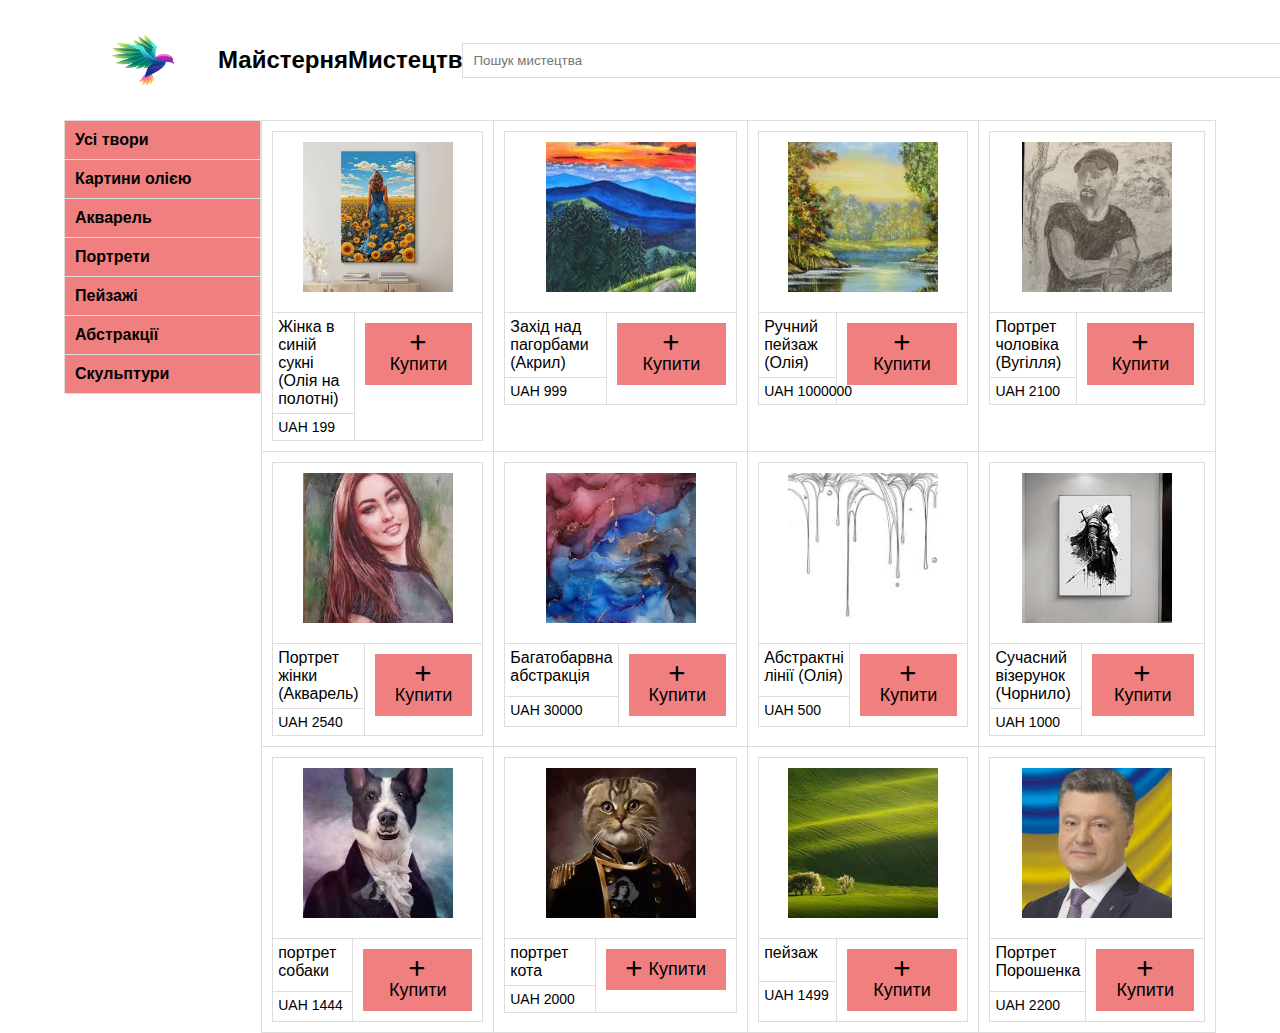
<file: lab1/model2/index.html>
<!DOCTYPE html>
<html lang="uk">
  <head>
    <meta charset="UTF-8" />
    <meta name="viewport" content="width=device-width, initial-scale=1.0" />
    <title>ГалереяМистецтв</title>
    <link rel="stylesheet" href="./index.css" />
    <link rel="stylesheet" href="https://cdnjs.cloudflare.com/ajax/libs/font-awesome/6.0.0-beta3/css/all.min.css"/>
  </head>
  <body class="container">
    <header>
      <div class="logo-container">
        <img id="logo" src="../assets/logo.png" alt="logo">
        <h1>МайстерняМистецтв</h1>
      </div>
      <div class="search">
        <input type="text" placeholder="Пошук мистецтва" />
        <i class="fa fa-search search-icon"></i>
      </div>
      <button class="cart-btn">
        <i class="fa-solid fa-cart-arrow-down"></i>
      </button>
    </header>

    <div class="layout">
      <aside>
        <nav>
          <table class="navigation-table">
            <tr>
              <td><a href="#">Усі твори</a></td>
            </tr>
            <tr>
              <td><a href="#">Картини олією</a></td>
            </tr>
            <tr>
              <td><a href="#">Акварель</a></td>
            </tr>
            <tr>
              <td><a href="#">Портрети</a></td>
            </tr>
            <tr>
              <td><a href="#">Пейзажі</a></td>
            </tr>
            <tr>
              <td><a href="#">Абстракції</a></td>
            </tr>
            <tr>
              <td><a href="#">Скульптури</a></td>
            </tr>
          </table>
        </nav>
      </aside>

      <section class="wrap">
        <table>
          <tr>
            <td>
              <table class="product-card">
                <tr>
                  <td colspan="2" style="text-align: center;">
                    <img src="./assets/1.jpg" alt="Зображення предмета" />
                  </td>
                </tr>
                <tr>
                  <td class="item-info">Жінка в синій сукні (Олія на полотні)</td>
                  <td colspan="2" rowspan="2" class="buy-btn">
                    <button><i class="fa-solid fa-plus"></i> Купити</button>
                  </td>
                </tr>
                <tr>
                  <td colspan="3" class="item-price">UAH 199</td>
                </tr>
              </table>
            </td>
            <td>
              <table class="product-card">
                <tr>
                  <td colspan="2" style="text-align: center;">
                    <img src="./assets/2.jpg" alt="Зображення предмета" />
                  </td>
                </tr>
                <tr>
                  <td class="item-info">Захід над пагорбами (Акрил)</td>
                  <td colspan="2" rowspan="2" class="buy-btn">
                    <button><i class="fa-solid fa-plus"></i> Купити</button>
                  </td>
                </tr>
                <tr>
                  <td colspan="3" class="item-price">UAH 999</td>
                </tr>
              </table>
            </td>
            <td>
              <table class="product-card">
                <tr>
                  <td colspan="2" style="text-align: center;">
                    <img src="./assets/3.jpg" alt="Зображення предмета" />
                  </td>
                </tr>
                <tr>
                  <td class="item-info">Ручний пейзаж (Олія)</td>
                  <td colspan="2" rowspan="2" class="buy-btn">
                    <button><i class="fa-solid fa-plus"></i> Купити</button>
                  </td>
                </tr>
                <tr>
                  <td colspan="3" class="item-price">UAH 1000000</td>
                </tr>
              </table>
            </td>
            <td>
              <table class="product-card">
                <tr>
                  <td colspan="2" style="text-align: center;">
                    <img src="./assets/4.jpg" alt="Зображення предмета" />
                  </td>
                </tr>
                <tr>
                  <td class="item-info">Портрет чоловіка (Вугілля)</td>
                  <td colspan="2" rowspan="2" class="buy-btn">
                    <button><i class="fa-solid fa-plus"></i> Купити</button>
                  </td>
                </tr>
                <tr>
                  <td colspan="3" class="item-price">UAH 2100</td>
                </tr>
              </table>
            </td>
          </tr>
          <tr>
            <td>
              <table class="product-card">
                <tr>
                  <td colspan="2" style="text-align: center;">
                    <img src="./assets/5.jpg" alt="Зображення предмета" />
                  </td>
                </tr>
                <tr>
                  <td class="item-info">Портрет жінки (Акварель)</td>
                  <td rowspan="2" class="buy-btn">
                    <button><i class="fa-solid fa-plus"></i> Купити</button>
                  </td>
                </tr>
                <tr>
                  <td class="item-price">UAH 2540</td>
                </tr>
              </table>
            </td>
            <td>
              <table class="product-card">
                <tr>
                  <td colspan="2" style="text-align: center;">
                    <img src="./assets/6.jpg" alt="Зображення предмета" />
                  </td>
                </tr>
                <tr>
                  <td class="item-info">Багатобарвна абстракція</td>
                  <td colspan="2" rowspan="2" class="buy-btn">
                    <button><i class="fa-solid fa-plus"></i> Купити</button>
                  </td>
                </tr>
                <tr>
                  <td colspan="3" class="item-price">UAH 30000</td>
                </tr>
              </table>
            </td>
            <td>
              <table class="product-card">
                <tr>
                  <td colspan="2" style="text-align: center;">
                    <img src="./assets/7.jpg" alt="Зображення предмета" />
                  </td>
                </tr>
                <tr>
                  <td class="item-info">Абстрактні лінії (Олія)</td>
                  <td colspan="2" rowspan="2" class="buy-btn">
                    <button><i class="fa-solid fa-plus"></i> Купити</button>
                  </td>
                </tr>
                <tr>
                  <td colspan="3" class="item-price">UAH 500</td>
                </tr>
              </table>
            </td>
            <td>
              <table class="product-card">
                <tr>
                  <td colspan="2" style="text-align: center;">
                    <img src="./assets/8.jpg" alt="Зображення предмета" />
                  </td>
                </tr>
                <tr>
                  <td class="item-info">Сучасний візерунок (Чорнило)</td>
                  <td colspan="2" rowspan="2" class="buy-btn">
                    <button><i class="fa-solid fa-plus"></i> Купити</button>
                  </td>
                </tr>
                <tr>
                  <td colspan="3" class="item-price">UAH 1000</td>
                </tr>
              </table>
            </td>
          </tr>
          <tr>
            <td>
              <table class="product-card">
                <tr>
                  <td colspan="2" style="text-align: center;">
                    <img src="./assets/9.jpg" alt="Зображення предмета" />
                  </td>
                </tr>
                <tr>
                  <td class="item-info">портрет собаки</td>
                  <td colspan="2" rowspan="2" class="buy-btn">
                    <button><i class="fa-solid fa-plus"></i> Купити</button>
                  </td>
                </tr>
                <tr>
                  <td colspan="3" class="item-price">UAH 1444</td>
                </tr>
              </table>
            </td>
            <td>
              <table class="product-card">
                <tr>
                  <td colspan="2" style="text-align: center;">
                    <img src="./assets/10.jpg" alt="Зображення предмета" />
                  </td>
                </tr>
                <tr>
                  <td class="item-info">портрет кота</td>
                  <td colspan="2" rowspan="2" class="buy-btn">
                    <button><i class="fa-solid fa-plus"></i> Купити</button>
                  </td>
                </tr>
                <tr>
                  <td colspan="3" class="item-price">UAH 2000 </td>
                </tr>
              </table>
            </td>
            <td>
              <table class="product-card">
                <tr>
                  <td colspan="2" style="text-align: center;">
                    <img src="./assets/11.jpg" alt="Зображення предмета" />
                  </td>
                </tr>
                <tr>
                  <td class="item-info">пейзаж</td>
                  <td colspan="2" rowspan="2" class="buy-btn">
                    <button><i class="fa-solid fa-plus"></i> Купити</button>
                  </td>
                </tr>
                <tr>
                  <td colspan="3" class="item-price">UAH 1499</td>
                </tr>
              </table>
            </td>
            <td>
              <table class="product-card">
                <tr>
                  <td colspan="2" style="text-align: center;">
                    <img src="./assets/12.jpg" alt="Зображення предмета" />
                  </td>
                </tr>
                <tr>
                  <td class="item-info">Портрет Порошенка</td>
                  <td colspan="2" rowspan="2" class="buy-btn">
                    <button><i class="fa-solid fa-plus"></i> Купити</button>
                  </td>
                </tr>
                <tr>
                  <td colspan="3" class="item-price">UAH 2200</td>
                </tr>
              </table>
            </td>
          </tr>
        </table>
      </section>
    </div>
  </body>
</html>
</file>
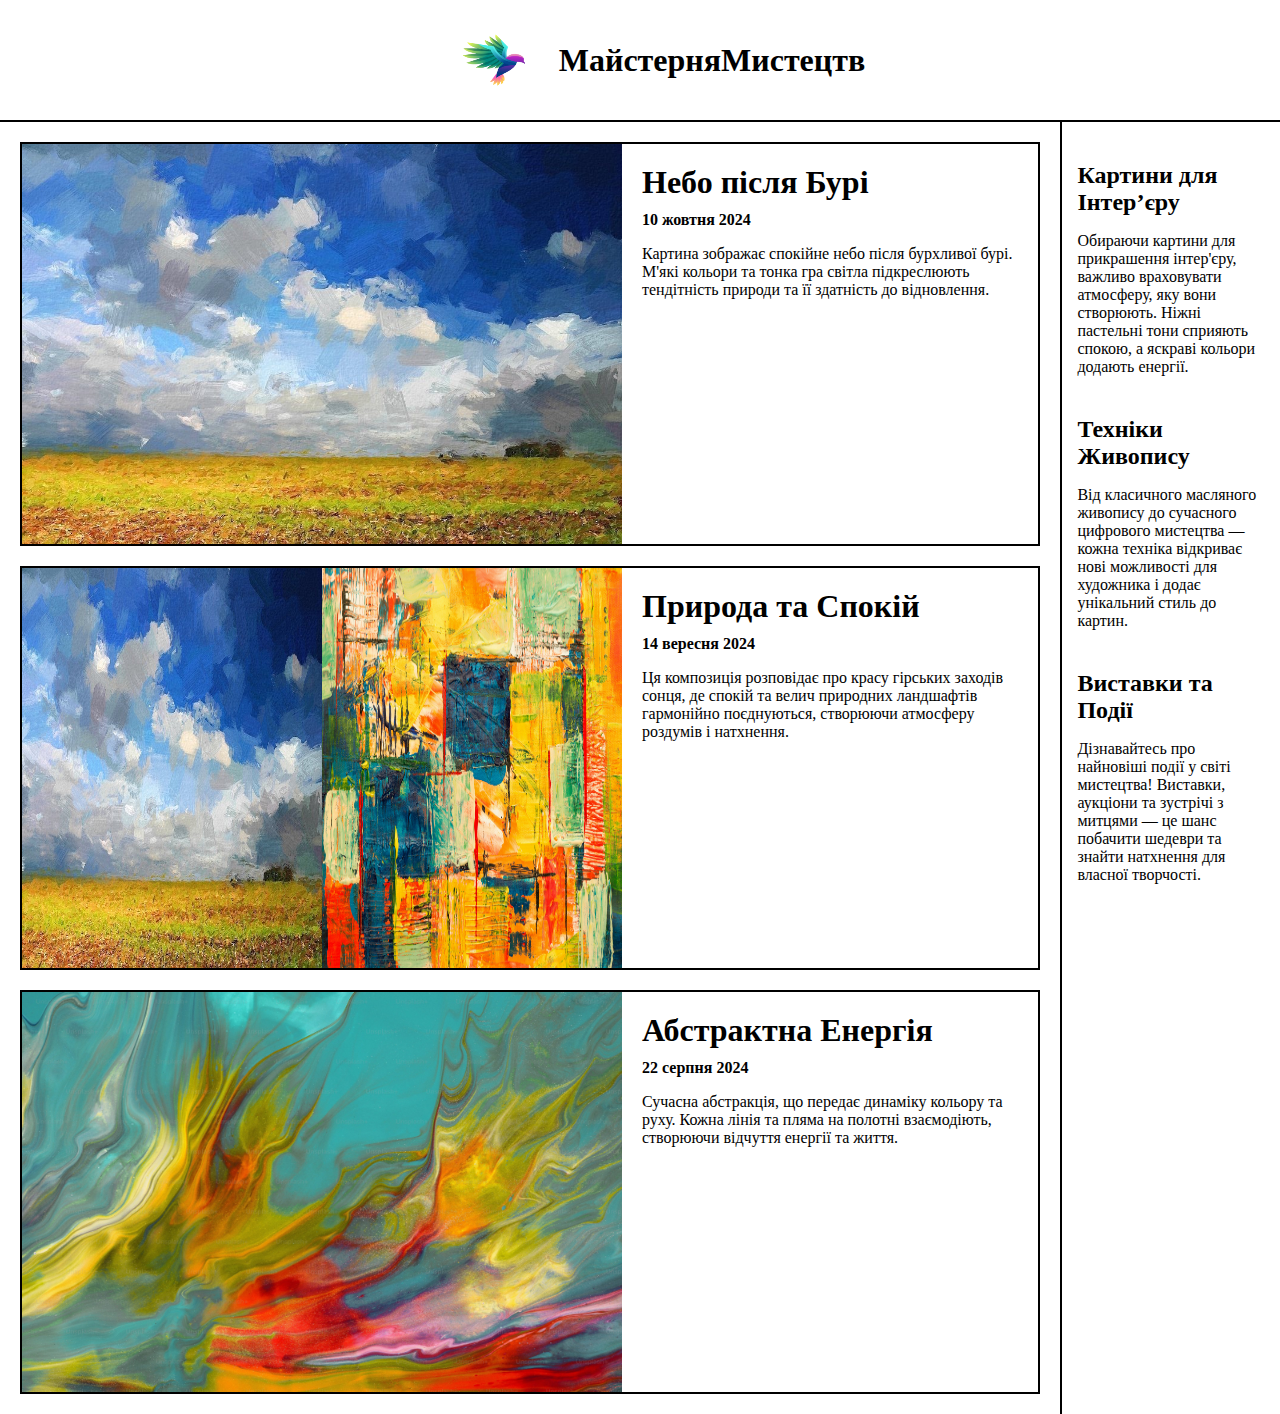
<file: lab1/model4/index.html>
<!DOCTYPE html>
<html lang="en">
<head>
    <meta charset="UTF-8">
    <meta name="viewport" content="width=device-width, initial-scale=1.0">
    <link rel="stylesheet" href="./index.css" />
    <title>Art Gallery</title>
</head>
<body>
    <header>
        <img src="../assets/logo.png" alt="logo">
        <h1>МайстерняМистецтв</h1>
    </header>
    <div class="content">
        <div class="block-container">
            <!-- Block 1 -->
            <div class="block">
                <img src="../assets/cloud_after.jpg" alt="painting of a cloudy sky">
                <div>
                    <h1>Небо після Бурі</h1>
                    <h4>10 жовтня 2024</h4>
                    <p>Картина зображає спокійне небо після бурхливої бурі. М'які кольори та тонка гра світла підкреслюють тендітність природи та її здатність до відновлення.</p>
                </div>
            </div>
            <!-- Block 2 -->
            <div class="block">
                <img src="../assets/cloud_after.jpg" alt="painting of a cloudy sky">
                <img src="../assets/pexels-steve-1269968.jpg" alt="sunset over mountains">
                <div>
                    <h1>Природа та Спокій</h1>
                    <h4>14 вересня 2024</h4>
                    <p>Ця композиція розповідає про красу гірських заходів сонця, де спокій та велич природних ландшафтів гармонійно поєднуються, створюючи атмосферу роздумів і натхнення.</p>
                </div>
            </div>
            <!-- Block 3 -->
            <div class="block">
                <img src="../assets/art2.jpg" alt="abstract painting with vibrant colors">
                <div>
                    <h1>Абстрактна Енергія</h1>
                    <h4>22 серпня 2024</h4>
                    <p>Сучасна абстракція, що передає динаміку кольору та руху. Кожна лінія та пляма на полотні взаємодіють, створюючи відчуття енергії та життя.</p>
                </div>
            </div>
        </div>
        <!-- Sidebar Content -->
        <aside>
            <div class="aside-block">
                <h2>Картини для Інтер’єру</h2>
                <p>Обираючи картини для прикрашення інтер'єру, важливо враховувати атмосферу, яку вони створюють. Ніжні пастельні тони сприяють спокою, а яскраві кольори додають енергії.</p>
            </div>
            <div class="aside-block">
                <h2>Техніки Живопису</h2>
                <p>Від класичного масляного живопису до сучасного цифрового мистецтва — кожна техніка відкриває нові можливості для художника і додає унікальний стиль до картин.</p>
            </div>
            <div class="aside-block">
                <h2>Виставки та Події</h2>
                <p>Дізнавайтесь про найновіші події у світі мистецтва! Виставки, аукціони та зустрічі з митцями — це шанс побачити шедеври та знайти натхнення для власної творчості.</p>
            </div>
        </aside>
    </div>
    <!-- Script for adjusting image sizes based on number of images in block -->
    <script>
        document.addEventListener("DOMContentLoaded", function () {
            if (window.innerWidth >= 768) {
                const blocks = document.querySelectorAll(".block");

                blocks.forEach(block => {
                    const images = block.querySelectorAll("img");

                    // Перевіряємо, чи є рівно 2 зображення у блоці
                    if (images.length === 2) {
                        images.forEach(img => {
                            img.style.width = "300px";
                            img.style.height = "400px";
                        });
                    }
                });
            }
        });
    </script>
</body>
</html>
</file>
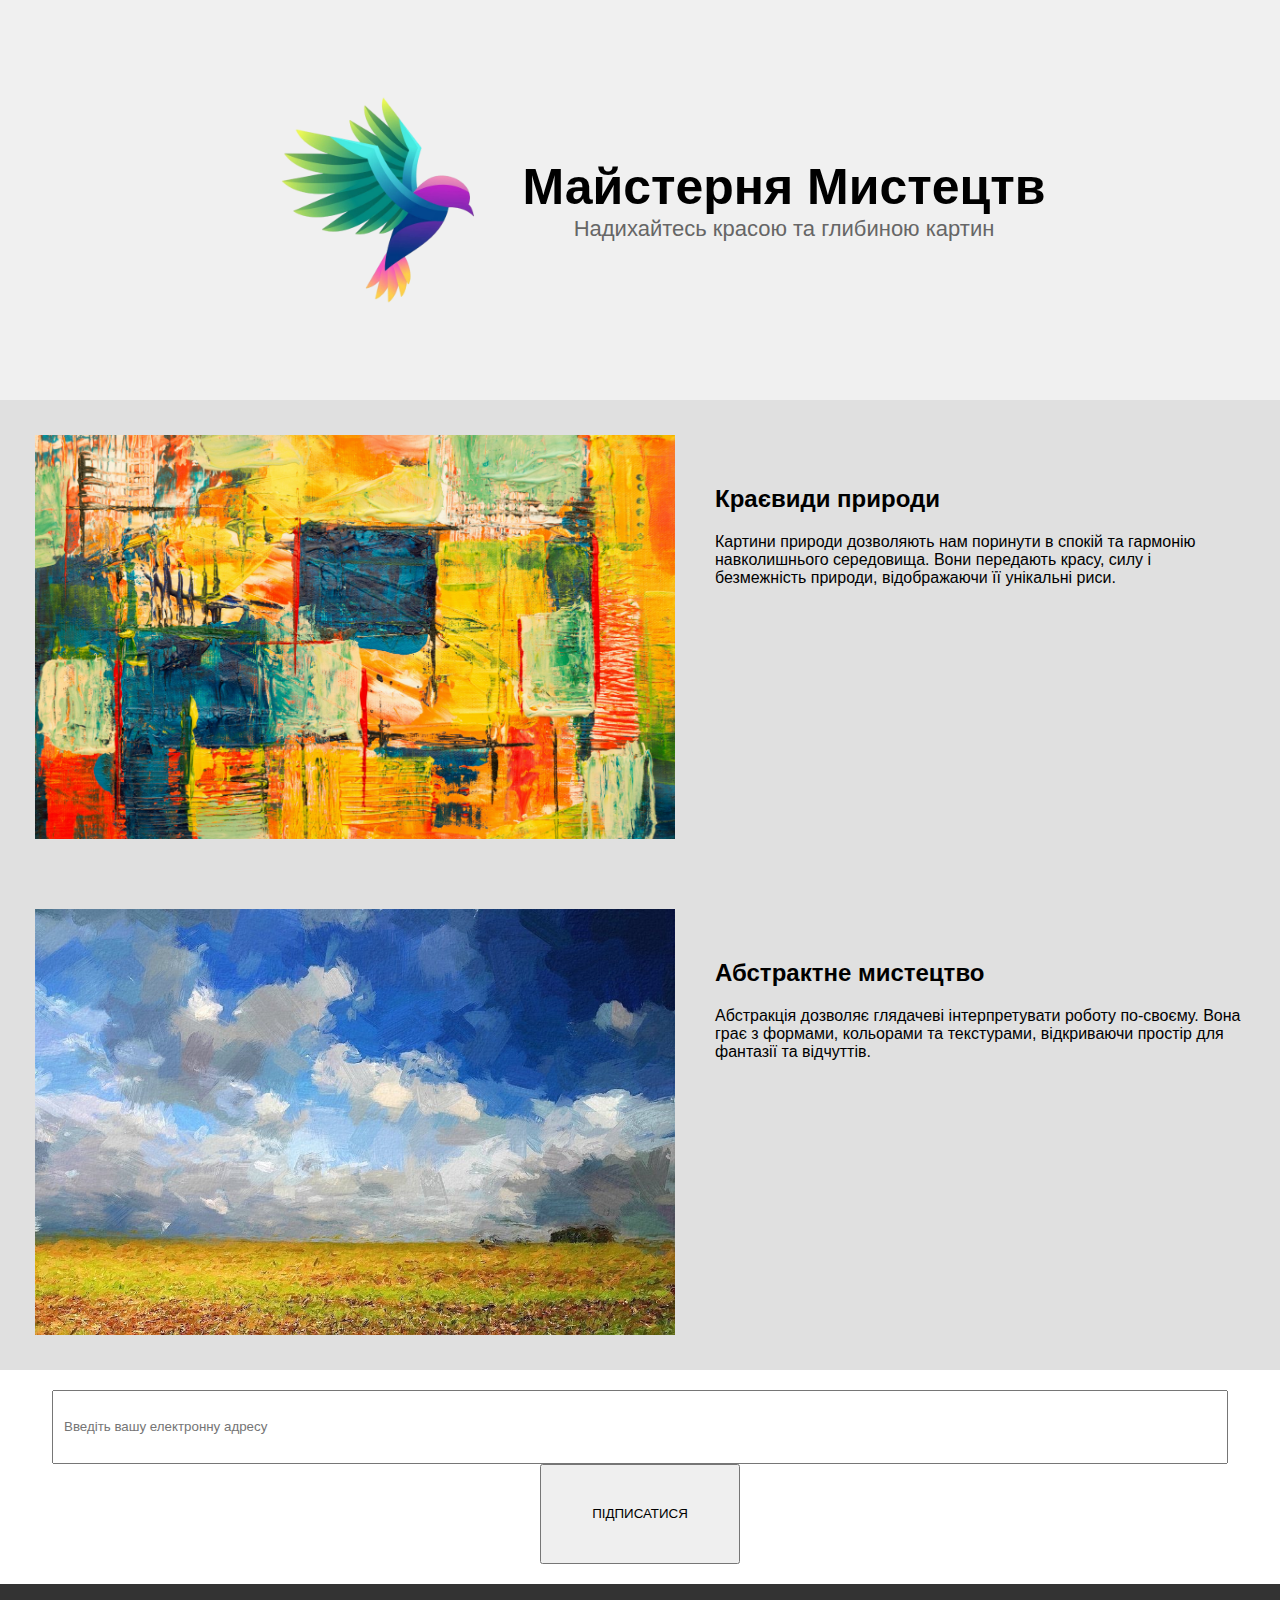
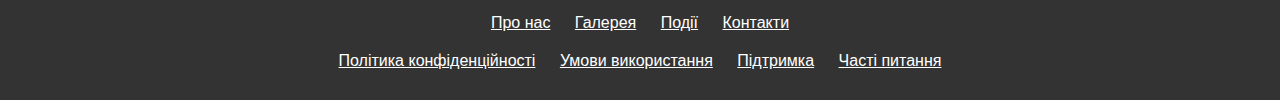
<file: lab1/model5/index.html>
<!DOCTYPE html>
<html lang="uk">
<head>
    <meta charset="UTF-8">
    <title>МайстерняМистецтв</title>
    <link rel="stylesheet" href="index.css">
</head>
<body>
    <div class="header">
        <img src="../assets/logo.png" alt="Логотип Майстерні Мистецтв">
        <div>
            <h1>Майстерня Мистецтв</h1>
            <p>Надихайтесь красою та глибиною картин</p>
        </div>
    </div>

    <div class="container">
        <div class="content">
            <div class="section">
                <img src="../assets/pexels-steve-1269968.jpg" alt="Пейзаж">
                <div>
                    <h2>Краєвиди природи</h2>
                    <p>Картини природи дозволяють нам поринути в спокій та гармонію навколишнього середовища. Вони передають красу, силу і безмежність природи, відображаючи її унікальні риси.</p>
                </div>
                
            </div>
            <div class="section">
                <img src="../assets/cloud_after.jpg" alt="Абстракція">
                <div>
                    <h2>Абстрактне мистецтво</h2>
                <p>Абстракція дозволяє глядачеві інтерпретувати роботу по-своєму. Вона грає з формами, кольорами та текстурами, відкриваючи простір для фантазії та відчуттів.</p>
                </div>
                
            </div>
        </div>

        <div class="subscribe">
            <input type="email" placeholder="Введіть вашу електронну адресу">
            <button>ПІДПИСАТИСЯ</button>
        </div>
    </div>

    <footer>
        <ul>
            <li><a href="#about">Про нас</a></li>
            <li><a href="#gallery">Галерея</a></li>
            <li><a href="#events">Події</a></li>
            <li><a href="#contact">Контакти</a></li>
        </ul>
        <ul>
            <li><a href="#privacy">Політика конфіденційності</a></li>
            <li><a href="#terms">Умови використання</a></li>
            <li><a href="#support">Підтримка</a></li>
            <li><a href="#faq">Часті питання</a></li>
        </ul>
    </footer>
</body>
</html>
</file>
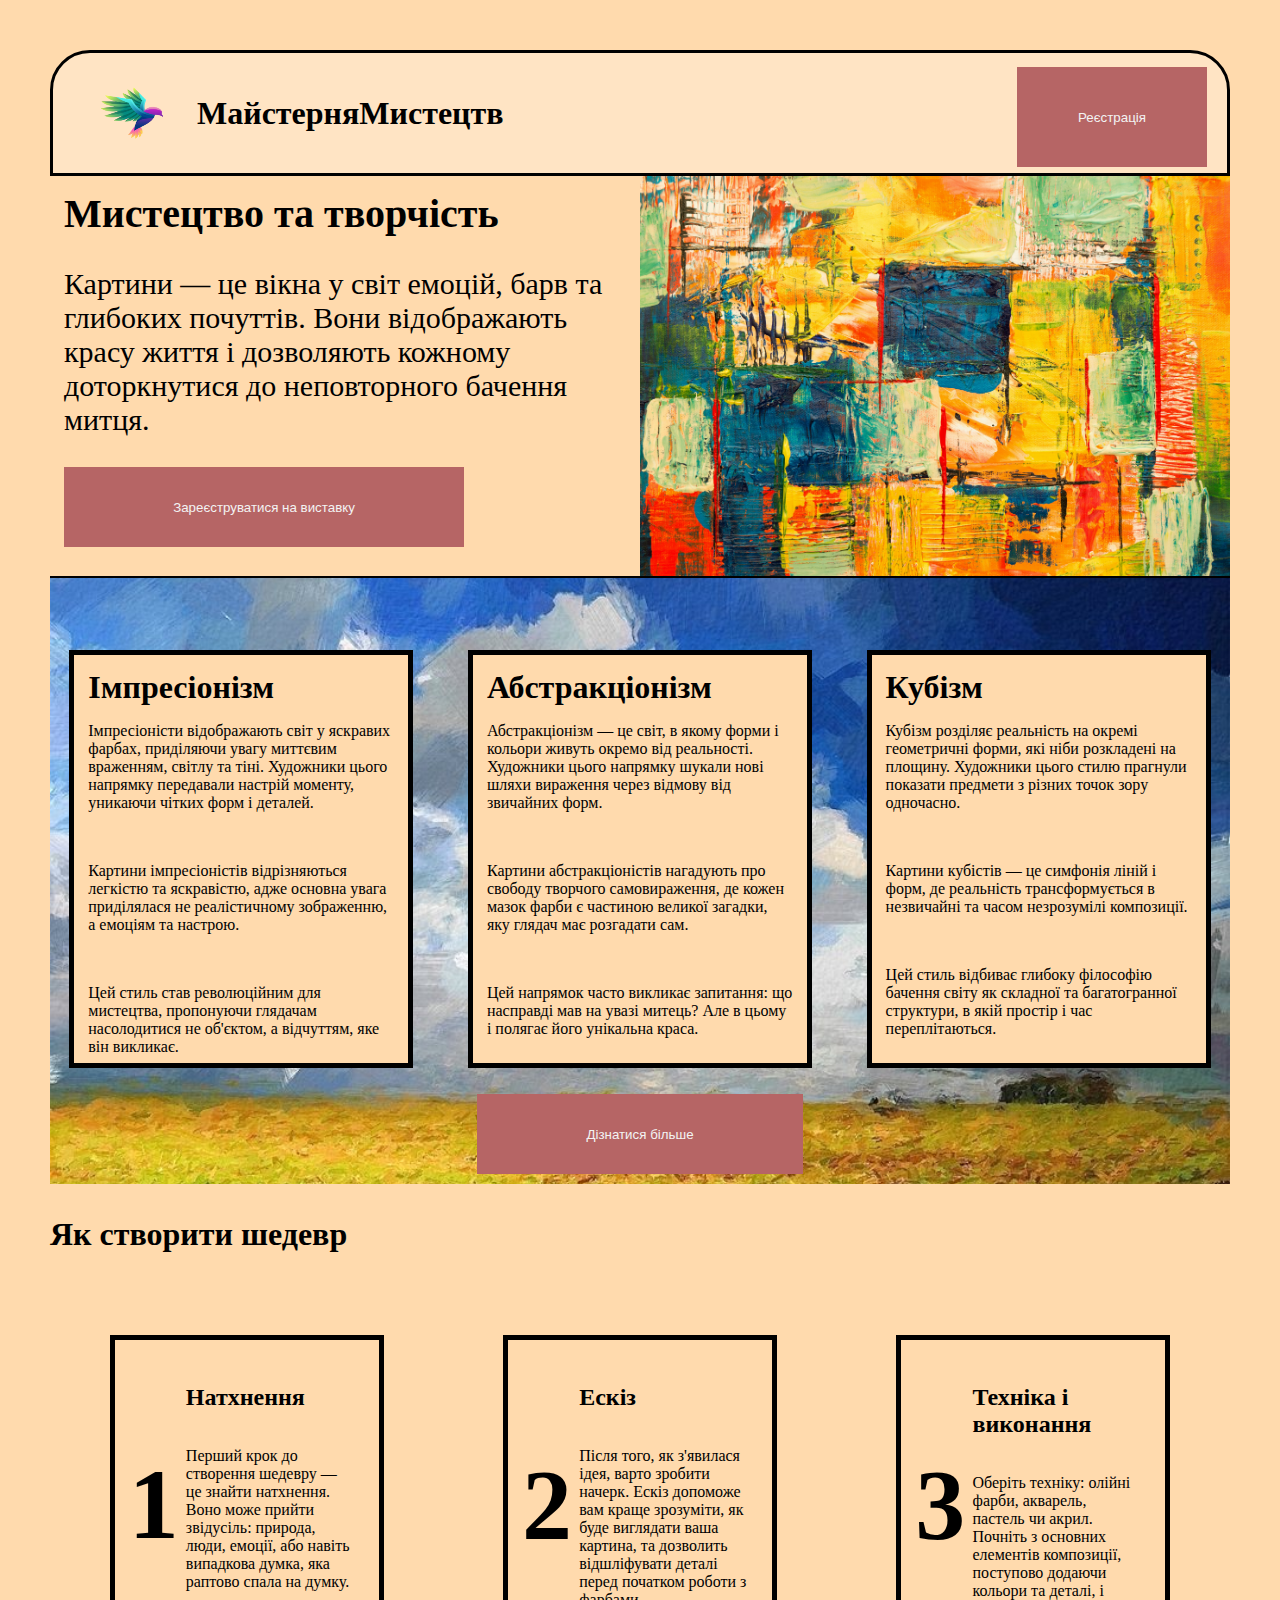
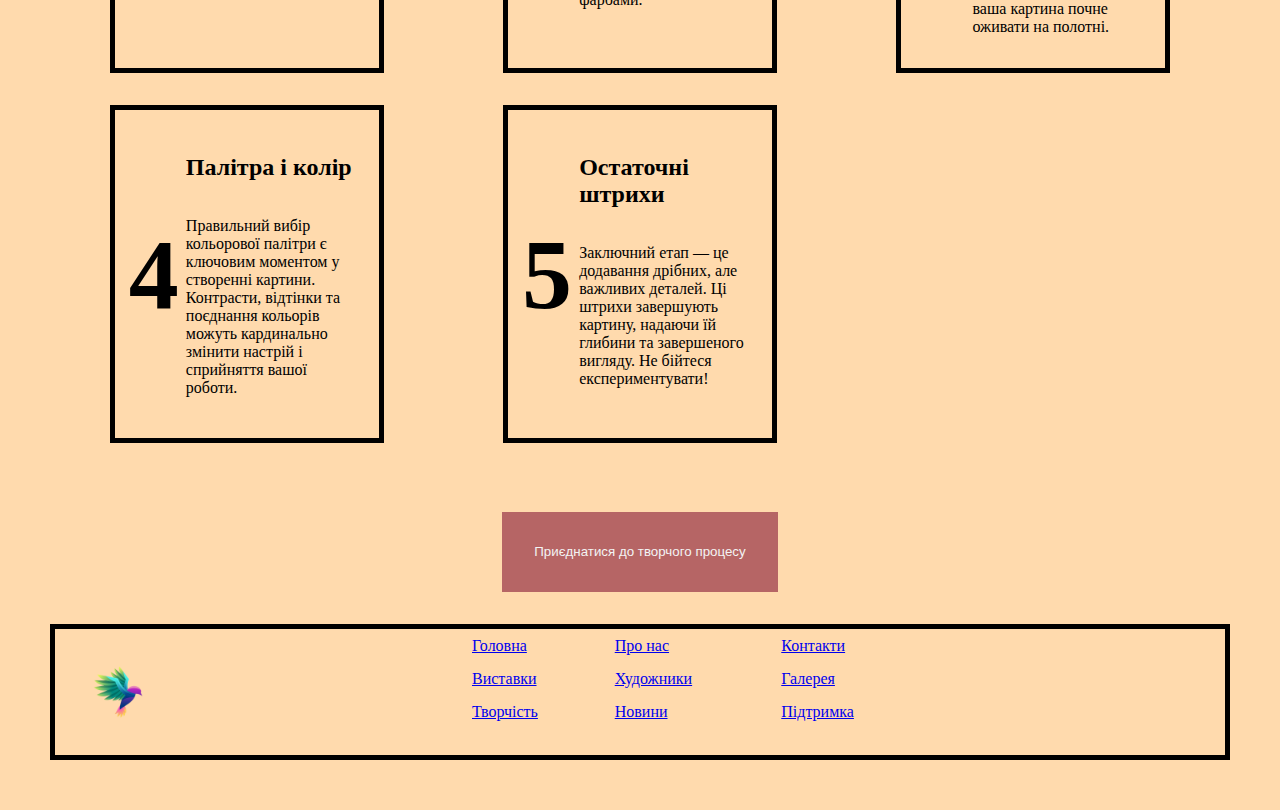
<file: lab1/model3/index3.html>
<!DOCTYPE html>
<html lang="en">
<head>
    <meta charset="UTF-8">
    <meta name="viewport" content="width=device-width, initial-scale=1.0">
    <link rel="stylesheet" href="index3.css">
    <title>model3</title>
</head>
<body>
    <header class="header1">
        <img id="logo" alt="" src="../assets/logo.png">
        <h1>МайстерняМистецтв</h1>
        <button id="register-btn" class="Btn">Реєстрація</button>
    </header>
    <div class="heading">
        <div>
            <h1>Мистецтво та творчість</h1>
            <p>Картини — це вікна у світ емоцій, барв та глибоких почуттів. Вони відображають красу життя і дозволяють кожному доторкнутися до неповторного бачення митця.</p>
            <button class="Btn">Зареєструватися на виставку</button>
        </div>
        <img src="../assets/pexels-steve-1269968.jpg" alt="картина, написана олією">
    </div>
    
    <div class="heading-splited">
        <!-- <img src="../assets/cloud_after.jpg" alt="image"> -->
        <div class="head">
            <h1>Імпресіонізм</h1>
            <p>Імпресіоністи відображають світ у яскравих фарбах, приділяючи увагу миттєвим враженням, світлу та тіні. Художники цього напрямку передавали настрій моменту, уникаючи чітких форм і деталей.</p>
            <br>
            <p>Картини імпресіоністів відрізняються легкістю та яскравістю, адже основна увага приділялася не реалістичному зображенню, а емоціям та настрою.</p>
            <br>
            <p>Цей стиль став революційним для мистецтва, пропонуючи глядачам насолодитися не об'єктом, а відчуттям, яке він викликає.</p>
        </div>
        <div class="head">
            <h1>Абстракціонізм</h1>
            <p>Абстракціонізм — це світ, в якому форми і кольори живуть окремо від реальності. Художники цього напрямку шукали нові шляхи вираження через відмову від звичайних форм.</p>
            <br>
            <p>Картини абстракціоністів нагадують про свободу творчого самовираження, де кожен мазок фарби є частиною великої загадки, яку глядач має розгадати сам.</p>
            <br>
            <p>Цей напрямок часто викликає запитання: що насправді мав на увазі митець? Але в цьому і полягає його унікальна краса.</p>
        </div>
        <div class="head">
            <h1>Кубізм</h1>
            <p>Кубізм розділяє реальність на окремі геометричні форми, які ніби розкладені на площину. Художники цього стилю прагнули показати предмети з різних точок зору одночасно.</p>
            <br>
            <p>Картини кубістів — це симфонія ліній і форм, де реальність трансформується в незвичайні та часом незрозумілі композиції.</p>
            <br>
            <p>Цей стиль відбиває глибоку філософію бачення світу як складної та багатогранної структури, в якій простір і час переплітаються.</p>
        </div>
        <button class="Btn">Дізнатися більше</button>
    </div>
    
    <div class="how-to">
        <h1>Як створити шедевр</h1>
        <div class="how-to-heading">
            <h1>1</h1>
            <div>
                <h2>Натхнення</h2>
                <p>Перший крок до створення шедевру — це знайти натхнення. Воно може прийти звідусіль: природа, люди, емоції, або навіть випадкова думка, яка раптово спала на думку.</p>
            </div>
        </div>
        <div class="how-to-heading">
            <h1>2</h1>
            <div>
                <h2>Ескіз</h2>
                <p>Після того, як з'явилася ідея, варто зробити начерк. Ескіз допоможе вам краще зрозуміти, як буде виглядати ваша картина, та дозволить відшліфувати деталі перед початком роботи з фарбами.</p>
            </div>
        </div>
        <div class="how-to-heading">
            <h1>3</h1>
            <div>
                <h2>Техніка і виконання</h2>
                <p>Оберіть техніку: олійні фарби, акварель, пастель чи акрил. Почніть з основних елементів композиції, поступово додаючи кольори та деталі, і ваша картина почне оживати на полотні.</p>
            </div>
        </div>
        <div class="how-to-heading">
            <h1>4</h1>
            <div>
                <h2>Палітра і колір</h2>
                <p>Правильний вибір кольорової палітри є ключовим моментом у створенні картини. Контрасти, відтінки та поєднання кольорів можуть кардинально змінити настрій і сприйняття вашої роботи.</p>
            </div>
        </div>
        <div class="how-to-heading">
            <h1>5</h1>
            <div>
                <h2>Остаточні штрихи</h2>
                <p>Заключний етап — це додавання дрібних, але важливих деталей. Ці штрихи завершують картину, надаючи їй глибини та завершеного вигляду. Не бійтеся експериментувати!</p>
            </div>
        </div>
        <button class="Btn">Приєднатися до творчого процесу</button>
    </div>
    
    <footer>
        <img src="../assets/logo.png" alt="картина на стіні галереї">
        <table>
            <tr>
                <td><a href="#">Головна</a></td>
                <td><a href="#">Про нас</a></td>
                <td><a href="#">Контакти</a></td>
            </tr>
            <tr>
                <td><a href="#">Виставки</a></td>
                <td><a href="#">Художники</a></td>
                <td><a href="#">Галерея</a></td>
            </tr>
            <tr>
                <td><a href="#">Творчість</a></td>
                <td><a href="#">Новини</a></td>
                <td><a href="#">Підтримка</a></td>
            </tr>
        </table>
    </footer>
</body>
</html>
</file>
<file: lab1/model2/index.css>
html {
    height: 100%;
    margin: 0;
    padding: 0;
    font-family: Arial, sans-serif;
}

body {
    height: 100%;
    display: flex;
    flex-direction: column;
    justify-content: space-between;
    margin: 0;
    padding: 0;
    font-family: Arial, sans-serif;
}

#logo{
    width: 130px;
    height: 100px;
    margin-top: auto;
    margin-bottom: auto;
    margin-left: 14px;
}
a {
    text-decoration: none;
    color: black;
}

li:hover {
    transform: translateX(5px);
}

* {
    box-sizing: border-box;
    margin: 0;
    padding: 0;
    transition: all 0.3s ease-in-out;
}

button:hover, a:hover {
    opacity: 0.8;
    
}

header, navigation, section {
    margin: 10px 0;
}

header {
    display: flex;
    align-items: center;
    justify-content: space-between;
}

.cart-btn i {
    font-size: 1.3rem;
}
.cart-btn  {
    background-color: lightcoral;
}

.catalog {
    display: block
}

.container {
    width: 90%;
    margin: 0 auto;
}


.search {
    position: relative;
}

.search input{
    padding-left: 10px;
    padding-right: 30px;
    width: 1250px;
    height: 35px;
    border: 1px solid #ddd;
}

.search input:focus {
    outline: none;
    border-color: lightcoral;
}

.search i {
    position: absolute;
    top: 50%;
    right: 10px;
    transform: translateY(-50%) scaleX(-1);
    color: Li;
    cursor: pointer;
}

.layout {
    display: table;
    width: 100%;
    border-collapse: collapse;
}

.layout aside {
    display: table-cell;
    width: 20%;
    vertical-align: top;
}

.layout section {
    display: table-cell;
    width: 80%;
}

table {
    width: 100%;
    border-collapse: collapse;
}

td {
    width: 25%;
    text-align: center;
    border: 1px solid #ddd;
    padding: 10px;
    vertical-align: top;
}

td img {
    width: 150px;
    height: 150px;
    object-fit: cover;
    display: block;
    margin: 0 auto 10px auto;
}

.item-info {
    margin-bottom: 5px;
}

button {
    background-color: lightcoral;
    color: white;
    padding: 5px 10px;
    border: none;
    cursor: pointer;
}

@media (max-width: 768px) {
    .layout {
        display: block;
    }

    .layout aside, .layout section {
        display: block;
        width: 100%;
    }

    table, td {
        width: 125%;
        display: block;
        border: none;
    }

    td {
        margin-bottom: 20px;
    }

    td img {
        width: 120px;
        height: 120px;
    }
}

.search-icon {
    position: absolute;
    right: 10px;
    top: 50%;
    transform: translateY(-50%) scaleX(-1);
    color: lightcoral;
    cursor: pointer;
}

.navigation-table {
    width: 100%;
    border-collapse: collapse;
    margin-bottom: 20px;
    padding-right: 10px;
}

.navigation-table td {
    border: 1px solid #ddd;
    padding: 10px;
    text-align: left;
    background-color: lightcoral;
    transition: background-color 0.3s ease;
}

.navigation-table td:hover {
    background-color: lightcoral; 
    color: white; 
    box-shadow: 0px 4px 15px rgba(0, 0, 0, 0.3); 
}

.navigation-table td a {
    display: block;
    text-decoration: none;
    color: black;
    font-weight: bold;
}

.navigation-table td a:hover {
    color: rgb(223, 223, 223);
}
.logo-container {
    display: flex;
    align-items: center;
    gap: 10px;
}
.logo-container h1 {
    font-size: 24px;
    margin: 0;
    padding: 0;
}

.product-card {
    width: 100%;
    border-spacing: 0;
}

.product-card img {
    width: 150px;
    height: 150px;
    margin-bottom: 10px;
    background-color: #f0f0f0;
}


.item-info, .item-price {
    padding: 5px;
    vertical-align: top;
    text-align: left;
}

.item-info {
    font-size: 16px;
    color: black;
}

.item-price {
    font-size: 14px;
    color: black;
}

.buy-btn {
    text-align: right;
}

.buy-btn button {
    background-color: lightcoral;
    color: black;
    padding: 10px 20px;
    font-size: 18px;
    border: none;
    cursor: pointer;
    width: 100%;
}

.buy-btn button:hover {
    opacity: 0.8;
    color: white;
    background-color: lightcoral; 
}

.wrap {
    margin-right: 10px;
}

@media (max-width: 780px) {
    header {
        flex-direction: column;
        gap: 10px;
    }

    .logo-container {
        justify-content: center;
    }

    .cart-btn i {
        font-size: 1.2rem;
    }

    .search input {
        width: 100%;
    }

    .cart-btn {
        margin-left: 0;
        padding: 10px;
        justify-content: center;
    }

    .buy-btn button {
        width: 100%;
    }
}

@media (max-width: 768px) {
    table, thead, tbody, th, td, tr {
        display: block;
        width: 100%;
    }

    th, td {
        text-align: left;
    }

    th {
        background-color: #f4f4f4;
    }
}

@media (max-width: 768px) {
    .product-card td {
        display: block;
        width: 100%;
        text-align: left;
    }

    .buy-btn {
        text-align: right;
        width: 100%;
    }

    .item-info, .item-price {
        width: 100%;
        padding: 5px 0;
    }


    .item-price {
        order: -1;
    }
}

footer {
    text-align: center;
    margin-top: 20px;
    padding: 10px;
    background-color: lightblue;
    border-top: 1px solid #ddd;
    font-size: 14px;
    position: relative;
    z-index: 1;
    display: flex;
    align-items: center;
    justify-content: center;
    font-weight: bold;
    box-shadow: 0 -2px 10px rgba(0, 0, 0, 0.1);
}

@media (max-width: 1250px) {
    .search input{
        padding-left: 10px;
        padding-right: 30px;
        width: 100%;
        height: 35px;
        border: 1px solid #ddd;
    }
}
</file>
<file: lab1/model4/index.css>
body{
    margin: 0;
    padding: 0;
}
header{
    display: flex;
    color: white;
    padding: 10px;
    text-align: center;
    height: auto;
    justify-content: center;
    border-bottom: 2px solid black;
}
header h1{
    color: black;
    margin: auto 0;
}
header img{
    width: 130px;
    height: 100px;
    margin: auto 0;
    margin-left: 14px;
}
.content{
    display: flex;
}
.block{
    display: flex;
    margin: 20px;
    border: 2px solid black;
}
.block div{
    display: flex;
    margin: 20px;
    padding: 0;
    flex-direction: column;
}
.block div p{
    height: auto;
}
.block div h4{
    height: auto;
    margin: 0;
    margin-top: 10px;
    padding: 0;
}
.block div h1{
    margin: 0;
    padding: 0;
}
.block img{
    width: 600px;
    height: 400px;
}
aside{
    width: 30%;
    border-left: 2px solid black;
}
.aside-block{
    margin: 15px;
    margin-top: 40px;
}
.aside-block h2{
    margin: 0;
}

/* Адаптивні стилі для смартфонів */
@media (max-width: 768px) {
    header {
        flex-direction: column;
        text-align: center;
    }

    header img {
        width: 100px;
        height: 80px;
        margin: 10px auto;
    }

    .content {
        flex-direction: column;
    }

    .block {
        flex-direction: column;
        margin: 10px;
    }

    .block img {
        width: 100%;
        height: auto;
    }

    .block div {
        margin: 10px;
        padding: 0;
    }

    aside {
        width: 100%;
        border-left: none;
        border-top: 2px solid black;
        margin-top: 20px;
    }

    .aside-block {
        margin: 15px;
    }
}
</file>
<file: lab1/model5/index.css>
body {
    font-family: Arial, sans-serif;
    margin: 0;
    padding: 0;
    box-sizing: border-box;
}

.header {
    display: flex;
    width: 700px;
    text-align: center;
    margin: auto;
    margin-top: 100px;
    justify-content: center;
    background-color: #f0f0f0;
}
.header img{
    width: 400px;
    height: 400px;
    margin-top: auto;
    margin-bottom: auto;
    margin-left: 14px;
}
.header div{
    position: relative;
    right: 70px;
    margin: auto 0;
}
.header h1 {
    font-size: 36px;
    margin: auto 0;
}

.header p {
    font-size: 18px;
    color: #666;
    margin: auto 0;
}

.container {
    width: 80%;
    margin: 20px auto;
}

.content {
    display: flex;
    overflow: hidden;
}

.section {
    float: left;
    width: 50%;
    margin: 0;
    margin-right: 50px;
    padding: 15px;
    background-color: #e0e0e0;
}
.section img {
    float: left;
    width: 50%;
    height: 100%;
    margin-right: 20px;
}

.subscribe {
    text-align: center;
    margin: 20px 0;
}

.subscribe input[type="email"] {
    padding: 10px;
    width: 400px;
}

.subscribe button {
    padding: 10px 20px;
}

footer {
    background-color: #333;
    color: #fff;
    padding: 20px;
    text-align: center;
}

footer ul {
    list-style: none;
    padding: 0;
    margin: 0;
}
footer a{
    color: white;
}
footer li {
    padding: 0;
    color: white;
    display: inline;
    padding: 10px;
}
/* Media query for larger screens */
@media (min-width: 768px) {
    body{
        margin: 0;
        padding: 0;
    }
    .header {
        display: flex;
        width: 100%;
        flex-direction: row;
        padding: 0;
        margin: 0;
    }

    .header img {
        width: 400px;
        height: 400px;
        margin: auto 14px;
    }

    
    .header div h1 {
        font-size: 50px;
    }

    .header div p {
        font-size: 22px;
    }
    .container{
        margin: 0;
        width: 100%;
    }
    .content {
        display: flex;
        flex-direction: column;
        width: 100%;
    }

    .section {
        width: 100%;
    
    }
    .subscribe input[type="email"] {
        padding: 10px;
        height: 50px;
        width: 90%;
    }
    .subscribe button {
        width: 200px;
        height: 100px;
        padding: 10px 20px;
    }
    .section img {
        width: 50%;
        float: left;
        padding: 20px;
    }
    .section div {
        margin: 0;
        padding: 50px;
    }

    footer ul {
        display: block;
        padding: 10px;
    }
}
</file>
<file: lab1/model3/index3.css>
body{
    background-color: rgb(255, 218, 173);
    margin: 50px;
}
h1{
    margin-right: auto;
    margin-top: auto;
    margin-bottom: auto;
}
.header1 {
    display: flex;
    border: solid;
    justify-content: space-between;
    border-top-left-radius: 40px 40px;
    border-top-right-radius: 40px 40px;
    width: auto;
    height: 120px;
    background-color: bisque;
}
#logo {
    width: 130px;
    height: 100px;
    margin-top: auto;
    margin-bottom: auto;
    margin-left: 14px;
}
#register-btn{
    margin-top: 14px;
    margin-left: 14px;
    margin-right: 20px;
    height: 100px;
    width: 190px;
}
.Btn {
    border: none;
    background-color: rgb(182, 101, 101);
    color: rgb(243, 243, 243); /* Initial text color */
    cursor: pointer; /* Pointer cursor on hover */
    padding: 10px 20px; /* Add padding for better appearance */
    transition: background-color 0.3s ease, color 0.3s ease, box-shadow 0.3s ease; /* Smooth transition */
}

.Btn:hover {
    background-color: lightcoral; 
    color: white; /* Change text color on hover */
    box-shadow: 0px 4px 15px rgba(0, 0, 0, 0.3); /* Add shadow effect */
}

.heading{
    display: flex;
    width: 100%;
    border-bottom: 2px solid black;
    height: 400px;
}
.heading button{
    width: 400px;
    height: 80px;
}
.heading img{
    width: 50%;
    height: 400px;
}
.heading h1{
    font-size: 40px;
}
.heading p{
    font-size: 30px;
}
.heading div{
    padding: 14px;
    width: 50%;
    height: 400px;
}

.heading-splited{
    display: grid;
    grid-gap: 1em;
    justify-items: center;
    align-items: center;
    grid-template-columns: 1fr 1fr 1fr;
    grid-template-rows: 490px 100px;
    background-image: url("../assets/cloud_after.jpg");
    background-size: cover; 
    background-position: center; 
    background-repeat: no-repeat; 
    flex-wrap: wrap;
}
.head{
    margin-top: auto;
    flex-direction: column;
    width: 80%;
    padding: 14px;
    background-color: rgb(255, 218, 173);
    border: 5px solid black;
    height: 380px;
    display: flex;
}
.heading-splited button{
    width: 85%;
    height: 80px;
    margin-top: auto;
    margin-bottom: auto;
    text-align: center;
    justify-content: center;
    grid-column: 2;
}


.how-to{
    display: grid;
    justify-items: center;
    align-items: center;
    margin: 0 auto;
    max-width: 1200px;
    grid-template-columns: 1fr 1fr 1fr;
    grid-template-rows: 100px 300px 300px 100px;
    grid-auto-rows: 300px; 
    grid-auto-flow: row;
    gap: 0px;
    row-gap: 70px;
}

.how-to-heading{
    display: grid;
    border: 5px solid black;
    padding: 14px;
    margin-left: 100%;
    margin-right: 100%;
    width: 60%;
    margin: 0px;
    max-height: 300px;
    grid-template-columns: 20% 80%;
    grid-template-rows: 100px 200px;
    background-color: rgb(255, 218, 173);
    grid-auto-rows: 2;
}
.how-to button{
    width: 70%;
    height: 80px;
    margin-top: 15px;
    
    grid-column: 2;
}
.how-to h1{
    grid-row: 1;
    grid-column: 1/4;
}
.how-to-heading h1{
    display: grid;
    grid-row: 1/3;
    grid-column: 1/2;
    text-align: center;
    align-items: center;
    justify-items: center;
    font-size: 100px;

}
.how-to-heading div{
    display: grid;
    padding: 10px;
    grid-column: 2;
}

footer{
    display: flex;
    background-color: rgb(255, 218, 173);
    margin-top: 30px;
    border: 5px solid black;
}
footer img{
    padding: 13px;
    width: 100px;
    height: 100px;
}
footer table{
    width: 40%;
    justify-content: center;
    align-items: center;
    margin: 0 auto;
    height: 100px;  
}
/* Загальні стилі для смартфонів */
@media (max-width: 450px) {
    .body{
        margin: 0px;
        padding: 0px;
    }
    .header1 {
        display: flex;
        justify-items: center;
        align-items: center;
        flex-direction: column;
        height: auto;
        padding: 20px;
    }
    .header1 h1{
        font-size: 24px;
    }
    #logo {
        width: 50px;
        height: 50px;
        margin-left: auto;
        margin-right: auto;
        margin-bottom: 10px;
    }

    #register-btn {
        width: 100%;
        height: 50px;
        margin: 10px auto;
    }

    .heading {
        display: block;
        height: auto;
        border: none;
        text-align: center;
    }

    .heading div {
        width: 100%;
        height: auto;
        margin: 0 auto;
    }
    .heading img {
        width: 100%;
        margin: 0;
        padding: 0;
        height: auto;
    }

    .heading h1 {
        font-size: 30px;
        text-align: left;
    }

    .heading p {
        font-size: 20px;
        text-align: left;
    }


    .heading button {
        width: 100%;
        height: 60px;
    }

    .heading-splited {
        display: block;
        width: 100%;
        
        padding-top: 30px;
        border: none;
    }

    .head {
        margin-bottom: 30px;
        width: 230px;
        height: auto;
    }

    .heading-splited button {
        width: 100%;
        height: 60px;
        margin: 0 auto;
    }

    .how-to {
        display: block;
    }

    .how-to-heading {
        width: 100%;
        margin: 30px;
        padding: 10px;
    }

    .how-to button {
        width: 100%;
        height: 60px;
    }

    footer {
        flex-direction: column;
        align-items: center;
        text-align: center;
    }

    footer table {
        width: 100%;
    }
}
</file>
